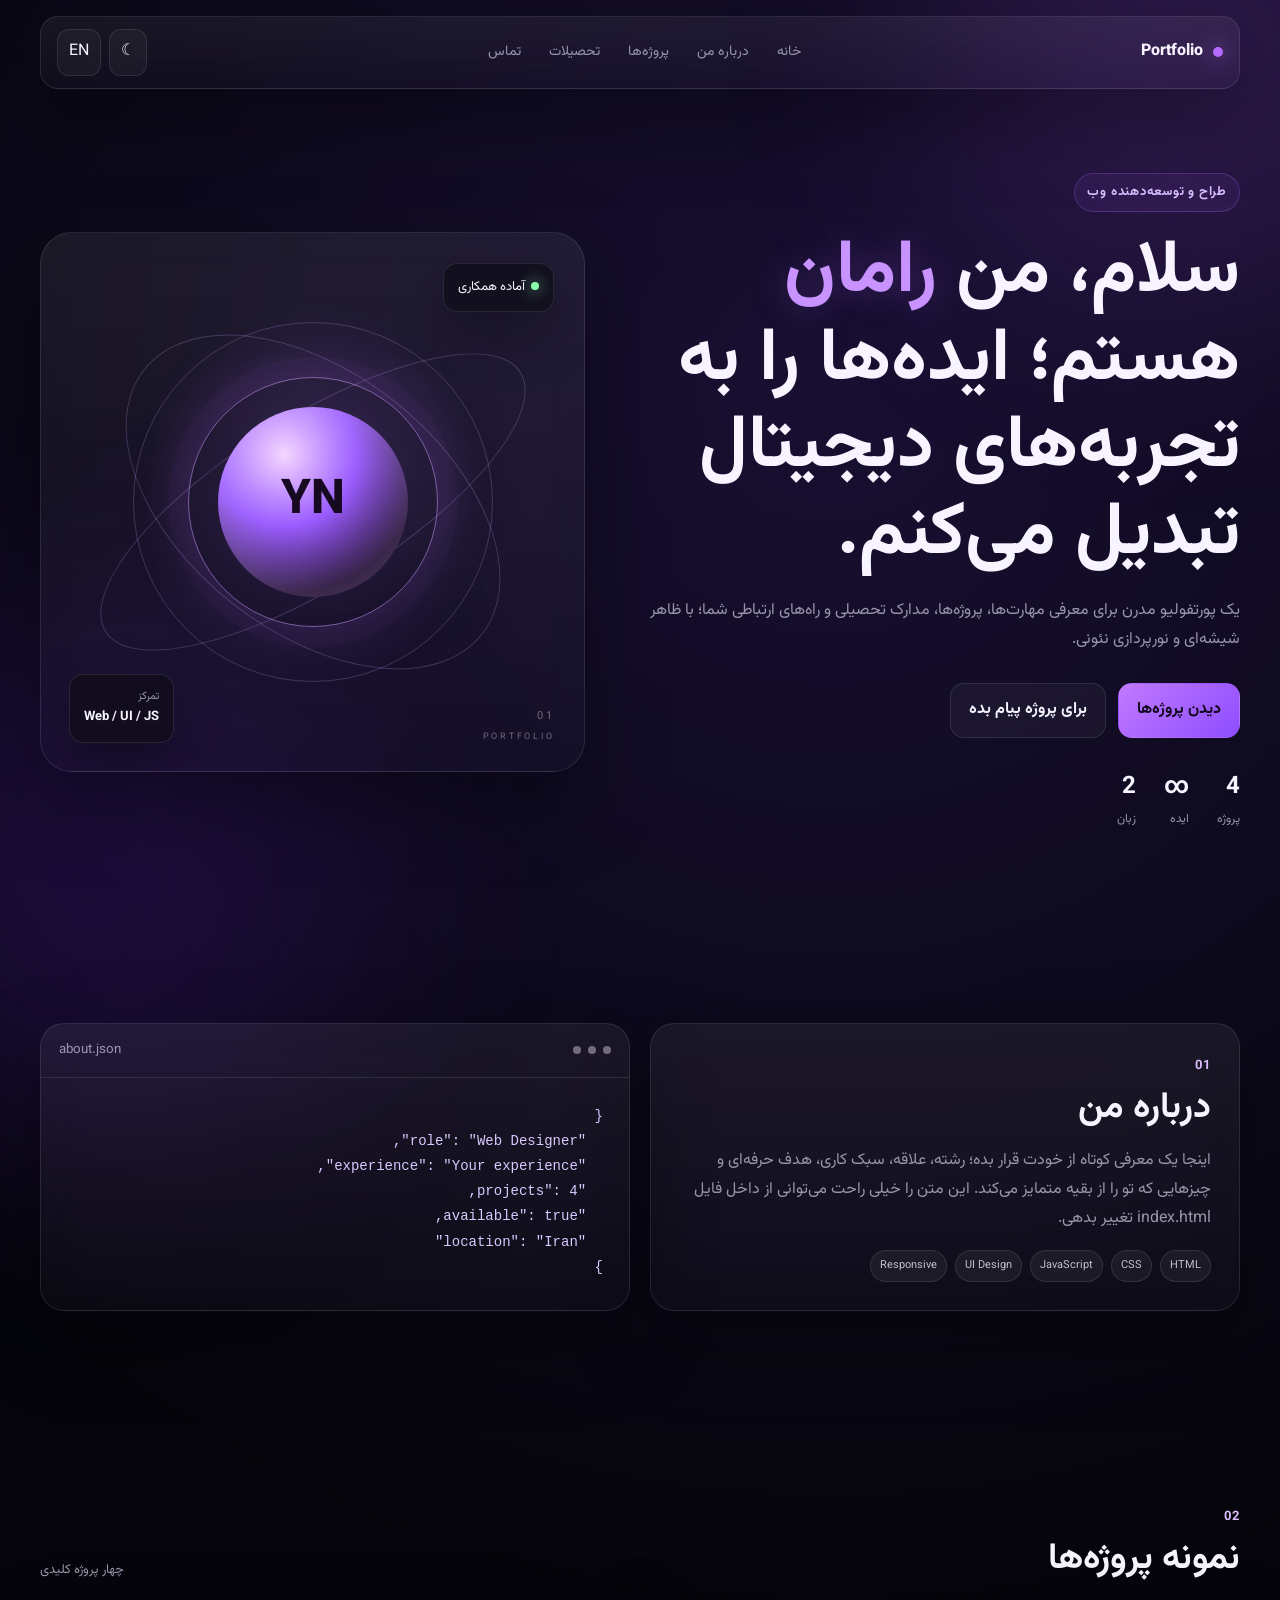
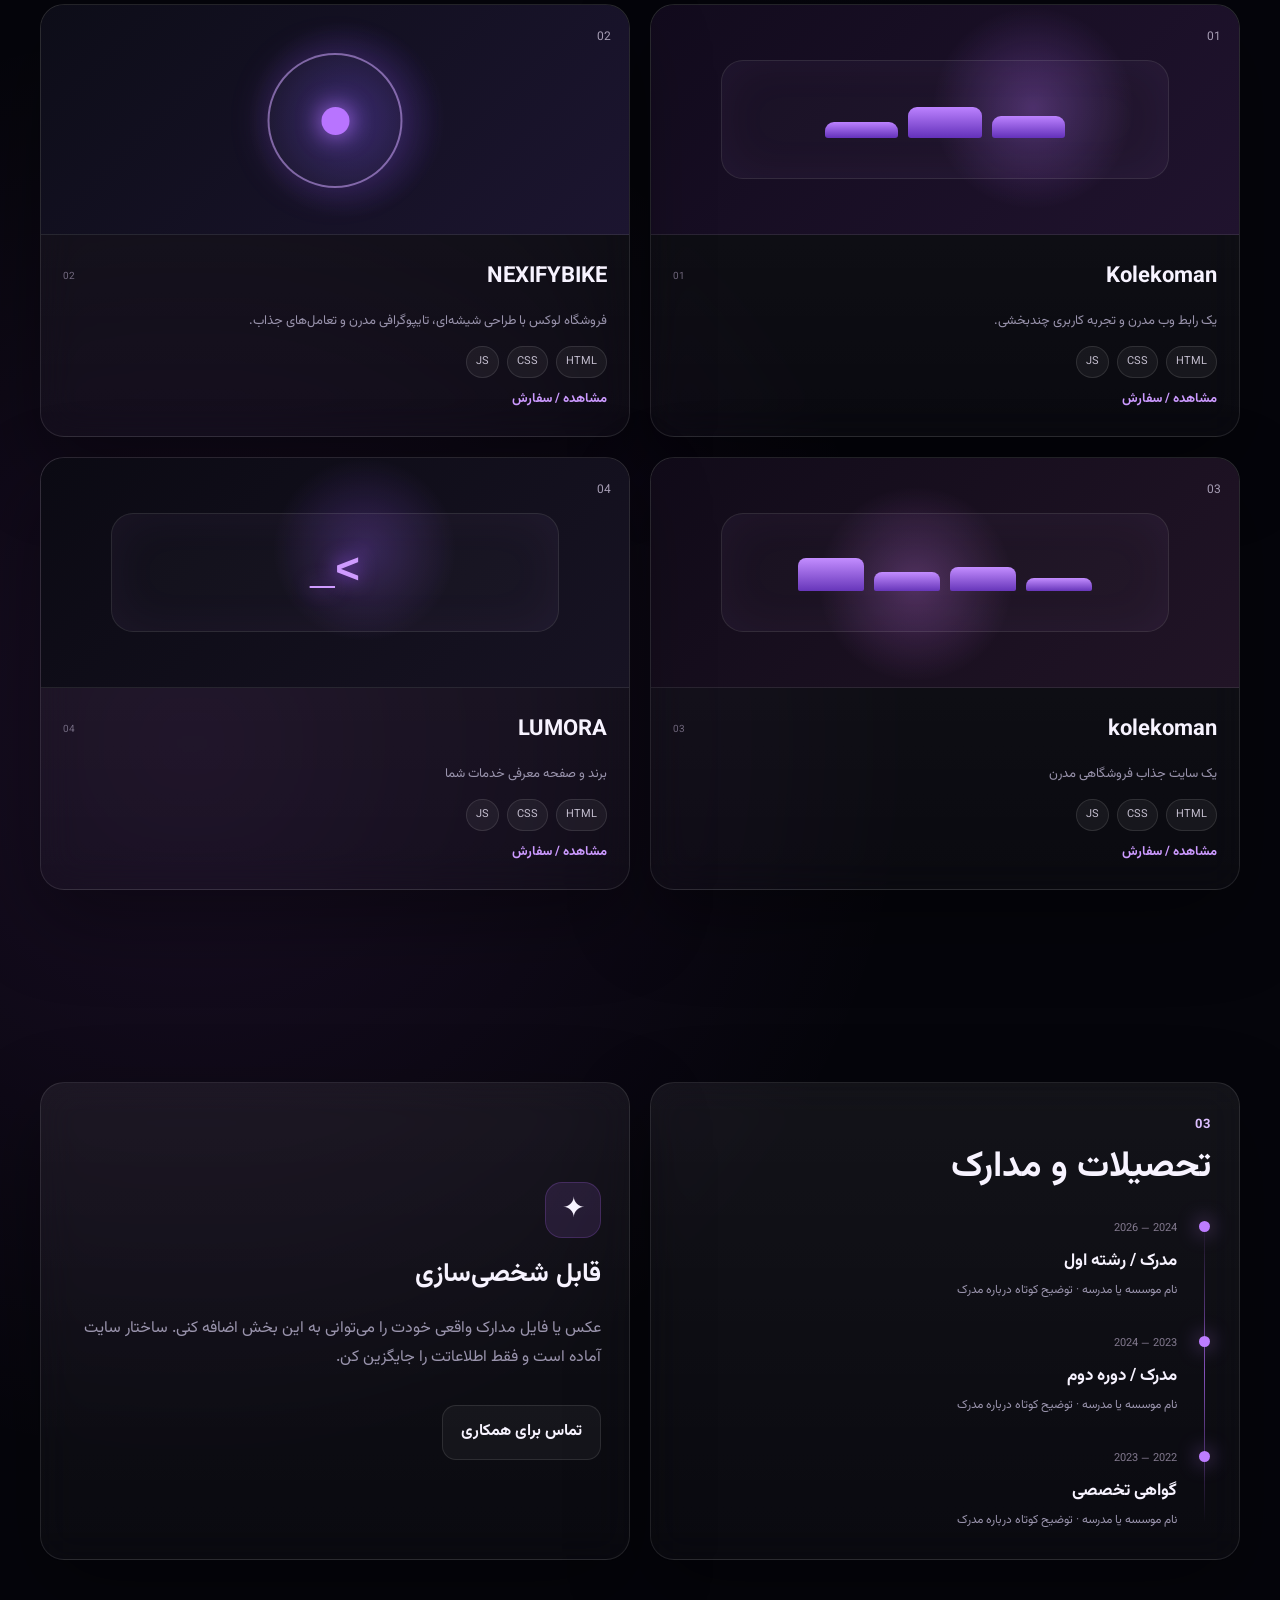
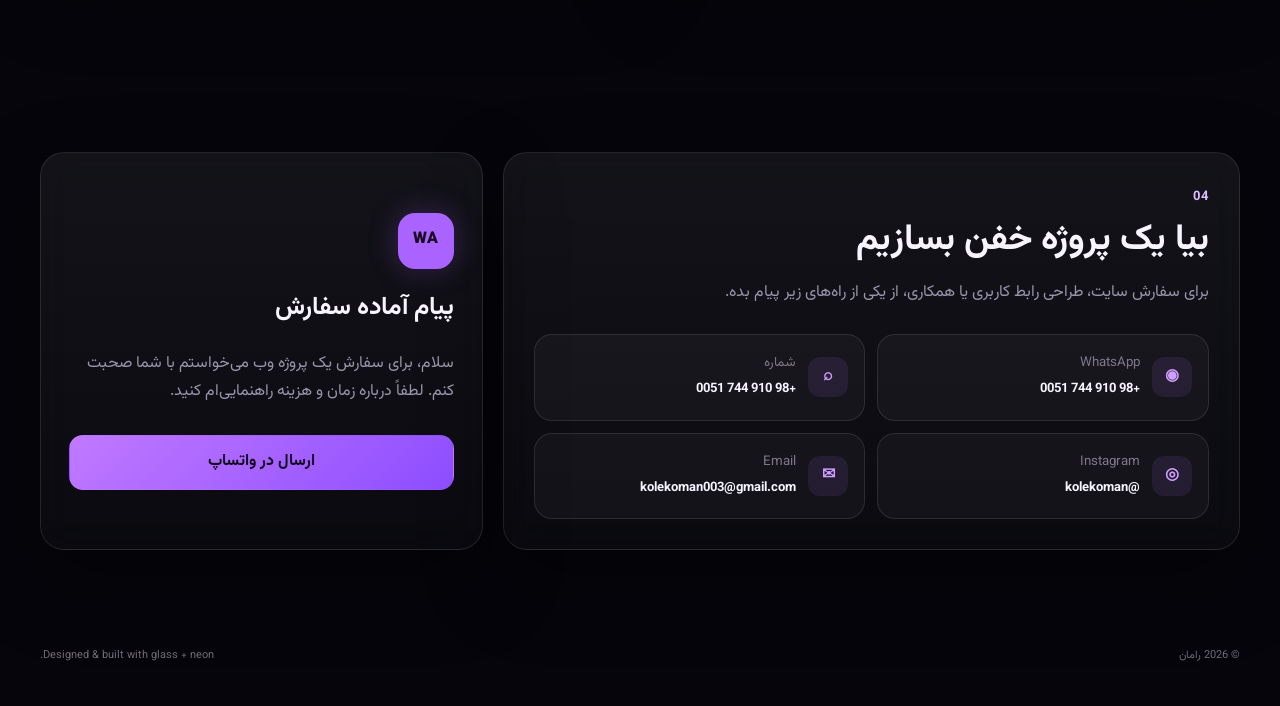
<file: index.html>
<!doctype html>
<html lang="fa" dir="rtl">
<head>
  <meta charset="utf-8" />
  <meta name="viewport" content="width=device-width, initial-scale=1" />
  <meta name="description" content="Personal portfolio — projects, education, certificates and contact information." />
  <title>Portfolio • Your Name</title>
  <link rel="preconnect" href="https://fonts.googleapis.com">
  <link rel="preconnect" href="https://fonts.gstatic.com" crossorigin>
  <link href="https://fonts.googleapis.com/css2?family=Inter:wght@400;500;600;700;800&family=Vazirmatn:wght@400;500;600;700;800&display=swap" rel="stylesheet">
  <link rel="stylesheet" href="style.css" />
</head>
<body>
  <div class="bg-grid"></div>
  <div class="glow glow-1"></div>
  <div class="glow glow-2"></div>

  <header class="navbar glass">
    <a class="brand" href="#home" aria-label="Home"><span class="brand-dot"></span><span data-i18n="brand">Portfolio</span></a>
    <nav>
      <a href="#home" data-i18n="navHome">خانه</a>
      <a href="#about" data-i18n="navAbout">درباره من</a>
      <a href="#projects" data-i18n="navProjects">پروژه‌ها</a>
      <a href="#education" data-i18n="navEducation">تحصیلات</a>
      <a href="#contact" data-i18n="navContact">تماس</a>
    </nav>
    <div class="nav-actions">
      <button class="icon-btn" id="themeBtn" aria-label="Toggle theme">☾</button>
      <button class="lang-btn" id="langBtn">EN</button>
    </div>
  </header>

  <main id="home">
    <section class="hero section-shell">
      <div class="hero-copy">
        <span class="eyebrow" data-i18n="eyebrow">طراح و توسعه‌دهنده وب</span>
        <h1><span data-i18n="hello">سلام، من</span> <span class="accent" data-name>نام شما</span><br><span data-i18n="heroTitle">هستم؛ ایده‌ها را به تجربه‌های دیجیتال تبدیل می‌کنم.</span></h1>
        <p data-i18n="heroText">یک پورتفولیو مدرن برای معرفی مهارت‌ها، پروژه‌ها، مدارک تحصیلی و راه‌های ارتباطی شما؛ با ظاهر شیشه‌ای و نورپردازی نئونی.</p>
        <div class="hero-actions">
          <a class="btn primary" href="#projects" data-i18n="viewProjects">دیدن پروژه‌ها</a>
          <a class="btn secondary" id="whatsHero" href="#contact" data-i18n="hireMe">برای پروژه پیام بده</a>
        </div>
        <div class="mini-stats">
          <div><strong>4</strong><span data-i18n="statProjects">پروژه</span></div>
          <div><strong>∞</strong><span data-i18n="statIdeas">ایده</span></div>
          <div><strong>2</strong><span data-i18n="statLanguages">زبان</span></div>
        </div>
      </div>
      <div class="hero-visual glass-card">
        <div class="orbit orbit-a"></div><div class="orbit orbit-b"></div><div class="orbit orbit-c"></div>
        <div class="avatar-ring"><div class="avatar-placeholder">YN</div></div>
        <div class="floating-card card-top"><span class="pulse"></span><span data-i18n="available">آماده همکاری</span></div>
        <div class="floating-card card-bottom"><small data-i18n="focus">تمرکز</small><strong>Web / UI / JS</strong></div>
        <div class="hero-grid-text">01<br><span>PORTFOLIO</span></div>
      </div>
    </section>

    <section id="about" class="section-shell two-col">
      <div class="glass-card section-card">
        <div class="section-head"><div><span class="kicker">01</span><h2 data-i18n="aboutTitle">درباره من</h2></div></div>
        <p data-i18n="aboutText">اینجا یک معرفی کوتاه از خودت قرار بده؛ رشته، علاقه، سبک کاری، هدف حرفه‌ای و چیزهایی که تو را از بقیه متمایز می‌کند. این متن را خیلی راحت می‌توانی از داخل فایل index.html تغییر بدهی.</p>
        <div class="chips"><span>HTML</span><span>CSS</span><span>JavaScript</span><span>UI Design</span><span>Responsive</span></div>
      </div>
      <div class="glass-card section-card terminal-card">
        <div class="terminal-head"><span></span><span></span><span></span><small>about.json</small></div>
        <pre><code>{
  "role": "Web Designer",
  "experience": "Your experience",
  "projects": 4,
  "available": true,
  "location": "Iran"
}</code></pre>
      </div>
    </section>

    <section id="projects" class="section-shell">
      <div class="section-heading"><div><span class="kicker">02</span><h2 data-i18n="projectsTitle">نمونه پروژه‌ها</h2></div><span class="section-note" data-i18n="projectsNote">چهار پروژه کلیدی</span></div>
      <div class="project-grid">
        <article class="project-card glass-card"><div class="project-media media-1"><span>01</span><div class="media-ui ui-bars"><i></i><i></i><i></i></div></div><div class="project-body"><div class="project-title"><h3 data-project="1">Kolekoman</h3><span>01</span></div><p data-i18n="project1">یک فروشگاه خوب با رابط کاربری عالی</p><div class="tags"><span>HTML</span><span>CSS</span><span>JS</span></div><a class="text-link" href="shop 1/index.html" data-i18n="projectLink">مشاهده / سفارش</a></div></article>
        <article class="project-card glass-card"><div class="project-media media-2"><span>02</span><div class="media-ui ui-ring"></div></div><div class="project-body"><div class="project-title"><h3>NEXIFYBIKE</h3><span>02</span></div><p data-i18n="project2">فروشگاه لوکس ، تایپوگرافی مدرن و تعامل‌های جذاب.</p><div class="tags"><span>HTML</span><span>CSS</span><span>JS</span></div><a class="text-link" href="shop 2/index.html" data-i18n="projectLink">مشاهده / سفارش</a></div></article>
        <article class="project-card glass-card"><div class="project-media media-3"><span>03</span><div class="media-ui ui-chart"><b></b><b></b><b></b><b></b></div></div><div class="project-body"><div class="project-title"><h3 data-project="3">kolekoman</h3><span>03</span></div><p data-i18n="project3">فروشگاه لوکس و مدرن</p><div class="tags"><span>HTML</span><span>CSS</span><span>JS</span></div><a class="text-link" href="shop 3/index.html" data-i18n="projectLink">مشاهده / سفارش</a></div></article>
        <article class="project-card glass-card"><div class="project-media media-4"><span>04</span><div class="media-ui ui-terminal">&gt;_</div></div><div class="project-body"><div class="project-title"><h3 data-project="4">LUMORA</h3><span>04</span></div><p data-i18n="project4">برند و صفحه معرفی خدمات طراحی سایت با فضای تکنولوژی و استایل نئونی.</p><div class="tags"><span>HTML</span><span>CSS</span><span>JS</span></div><a class="text-link" href="shop 4/index.html" data-i18n="projectLink">مشاهده / سفارش</a></div></article>
      </div>
    </section>

    <section id="education" class="section-shell two-col">
      <div class="glass-card section-card">
        <div class="section-heading compact"><div><span class="kicker">03</span><h2 data-i18n="educationTitle">تحصیلات و مدارک</h2></div></div>
        <div class="timeline">
          <div class="timeline-item"><span class="dot"></span><div><small>2024 — 2026</small><h3 data-edu="1">مدرک / رشته اول</h3><p data-i18n="eduText">نام موسسه یا مدرسه · توضیح کوتاه درباره مدرک</p></div></div>
          <div class="timeline-item"><span class="dot"></span><div><small>2023 — 2024</small><h3 data-edu="2">مدرک / دوره دوم</h3><p data-i18n="eduText">نام موسسه یا مدرسه · توضیح کوتاه درباره مدرک</p></div></div>
          <div class="timeline-item"><span class="dot"></span><div><small>2022 — 2023</small><h3 data-edu="3">گواهی تخصصی</h3><p data-i18n="eduText">نام پلتفرم یا موسسه · موضوع دوره</p></div></div>
        </div>
      </div>
      <div class="glass-card section-card certificate-panel">
        <div class="cert-icon">✦</div><h3 data-i18n="certTitle">قابل شخصی‌سازی</h3><p data-i18n="certText">عکس یا فایل مدارک واقعی خودت را می‌توانی به این بخش اضافه کنی. ساختار سایت آماده است و فقط اطلاعاتت را جایگزین کن.</p><a href="#contact" class="btn secondary" data-i18n="contactForDocs">تماس برای همکاری</a>
      </div>
    </section>

    <section id="contact" class="section-shell contact-section">
      <div class="contact-main glass-card">
        <div><span class="kicker">04</span><h2 data-i18n="contactTitle">بیا یک پروژه خفن بسازیم</h2><p data-i18n="contactText">برای سفارش سایت، طراحی رابط کاربری یا همکاری، از یکی از راه‌های زیر پیام بده.</p></div>
        <div class="contact-grid">
          <a class="contact-item" id="waLink" href="#" target="_blank"><span>◉</span><div><small>WhatsApp</small><strong data-phone>+98 9107440051</strong></div></a>
          <a class="contact-item" id="telLink" href="tel:+989107440051"><span>⌕</span><div><small data-i18n="phone">شماره</small><strong data-phone>+98 9107440051</strong></div></a>
          <a class="contact-item" id="igLink" href="https://instagram.com/kolekoman" target="_blank"><span>◎</span><div><small>Instagram</small><strong>@kolekoman</strong></div></a>
          <a class="contact-item" id="mailLink" href=kolekoman003@gmail.com"><span>✉</span><div><small>Email</small><strong>kolekoman003@gmail.com</strong></div></a>
        </div>
      </div>
      <div class="glass-card whatsapp-box"><div class="wa-bubble">WA</div><h3 data-i18n="waTitle">پیام آماده سفارش</h3><p id="waPreview" data-i18n="waMessage">سلام، برای سفارش یک پروژه وب می‌خواستم با شما صحبت کنم.</p><button class="btn primary full" id="waBtn" data-i18n="waButton">ارسال در واتساپ</button></div>
    </section>
  </main>

  <footer><span>© <span id="year"></span> <span data-name>نام شما</span></span><span data-i18n="footer">Designed & built with glass + neon.</span></footer>

  <script src="script.js"></script>
</body>
</html>
</file>
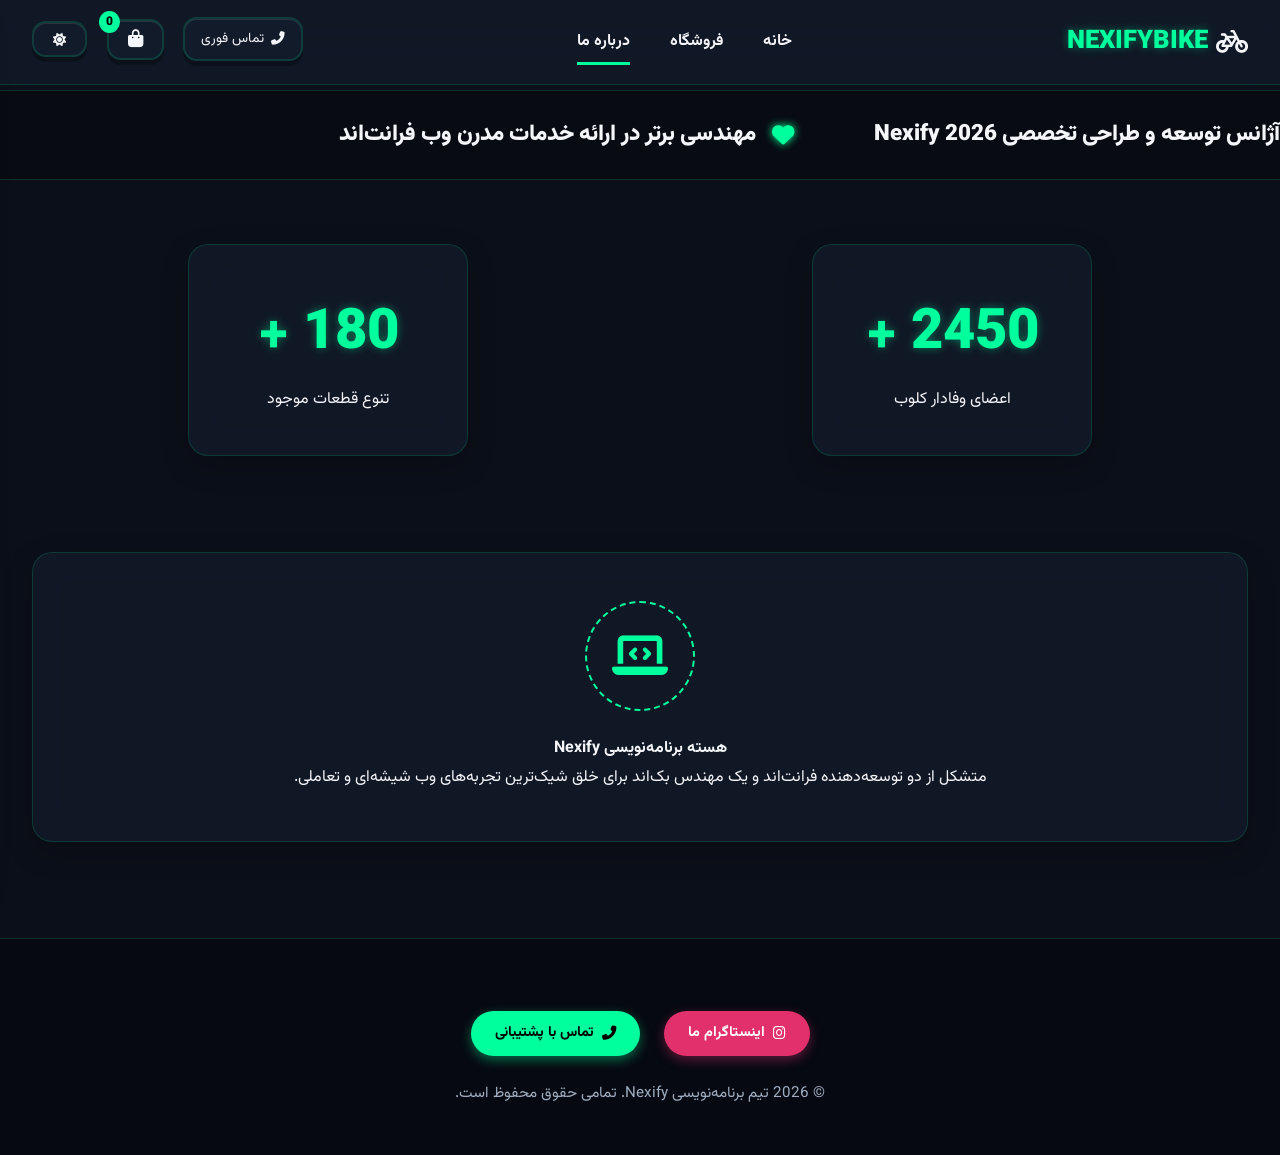
<file: shop 2/about.html>
<!DOCTYPE html>
<html lang="fa" dir="rtl">
<head>
    <meta charset="UTF-8">
    <meta name="viewport" content="width=device-width, initial-scale=1.0">
    <title>درباره ما | Nexify Bike</title>
    <link rel="stylesheet" href="style.css">
    <link rel="stylesheet" href="https://cdnjs.cloudflare.com/ajax/libs/font-awesome/6.4.0/css/all.min.css">
</head>
<body>

    <header class="main-header">
        <div class="header-container">
            <div class="logo"><i class="fas fa-bicycle"></i><span>NEXIFY<span>BIKE</span></span></div>
            <nav class="navbar">
                <a href="index.html" class="nav-link">خانه</a>
                <a href="shop.html" class="nav-link">فروشگاه</a>
                <a href="about.html" class="nav-link active">درباره ما</a>
            </nav>
            <div class="header-actions">
                <a href="tel:09123456789" class="btn-3d" style="font-size: 0.85rem; gap: 0.4rem; padding: 0.5rem 1rem;">
                    <i class="fas fa-phone-alt"></i> <span>تماس فوری</span>
                </a>
                <button class="btn-3d cart-icon" id="cartTrigger">
                    <i class="fas fa-shopping-bag"></i><span class="cart-badge" id="cartBadge">0</span>
                </button>
                <button id="themeToggle" class="btn-3d"><i class="fas fa-sun"></i></button>
                <div class="hamburger" id="hamburgerMenu"><span></span><span></span><span></span></div>
            </div>
        </div>
    </header>

    <main class="main-content">
        <div class="ticker-wrap reveal-up delay-1">
            <div class="ticker-track">
                <div class="ticker-item">آژانس توسعه و طراحی تخصصی Nexify 2026</div>
                <div class="ticker-item"><i class="fas fa-heart"></i> مهندسی برتر در ارائه خدمات مدرن وب فرانت‌اند</div>
            </div>
        </div>

        <section class="stats-row">
            <div class="stat-card glass-card reveal-left delay-2">
                <h2 class="counter-num" data-target="2450">0</h2>
                <p>اعضای وفادار کلوب</p>
            </div>
            <div class="stat-card glass-card reveal-right delay-2">
                <h2 class="counter-num" data-target="180">0</h2>
                <p>تنوع قطعات موجود</p>
            </div>
        </section>

        <section class="team-wrap" style="margin-top: 2rem;">
            <div class="team-member glass-card reveal-up delay-3">
                <div class="avatar-box"><i class="fas fa-laptop-code"></i></div>
                <h4>هسته برنامه‌نویسی Nexify</h4>
                <p>متشکل از دو توسعه‌دهنده فرانت‌اند و یک مهندس بک‌اند برای خلق شیک‌ترین تجربه‌های وب شیشه‌ای و تعاملی.</p>
            </div>
        </section>
    </main>

    <div class="cart-modal glass-card" id="cartModal">
        <div class="cart-header">
            <h3><i class="fas fa-shopping-basket"></i> سبد خرید شما</h3>
            <i class="fas fa-times close-cart" id="closeCart"></i>
        </div>
        <div class="cart-items-list" id="cartItemsList"></div>
        <div style="display:flex; justify-content:space-between; font-weight:900; margin-bottom:1.5rem;">
            <span>جمع کل:</span>
            <span id="totalPrice" class="neon-text">0 تومان</span>
        </div>
        <form class="checkout-form" id="checkoutForm">
            <h4><i class="fas fa-user-check"></i> اطلاعات گیرنده</h4>
            <div class="form-group">
                <label>نام و نام خانوادگی</label>
                <input type="text" id="fullName" required>
            </div>
            <div class="form-group">
                <label>شماره تماس</label>
                <input type="tel" id="userPhone" required>
            </div>
            <button type="submit" class="btn-neon" style="width:100%; justify-content:center;">ثبت</button>
        </form>
    </div>

    <footer class="main-footer">
        <div class="footer-contact-box">
            <a href="https://instagram.com/nexify" target="_blank" class="btn-contact insta"><i class="fab fa-instagram"></i> اینستاگرام ما</a>
            <a href="tel:09123456789" class="btn-contact"><i class="fas fa-phone-alt"></i> تماس با پشتیبانی</a>
        </div>
        <p>© 2026 تیم برنامه‌نویسی Nexify. تمامی حقوق محفوظ است.</p>
    </footer>

    <script src="script.js"></script>
</body>
</html>
</file>
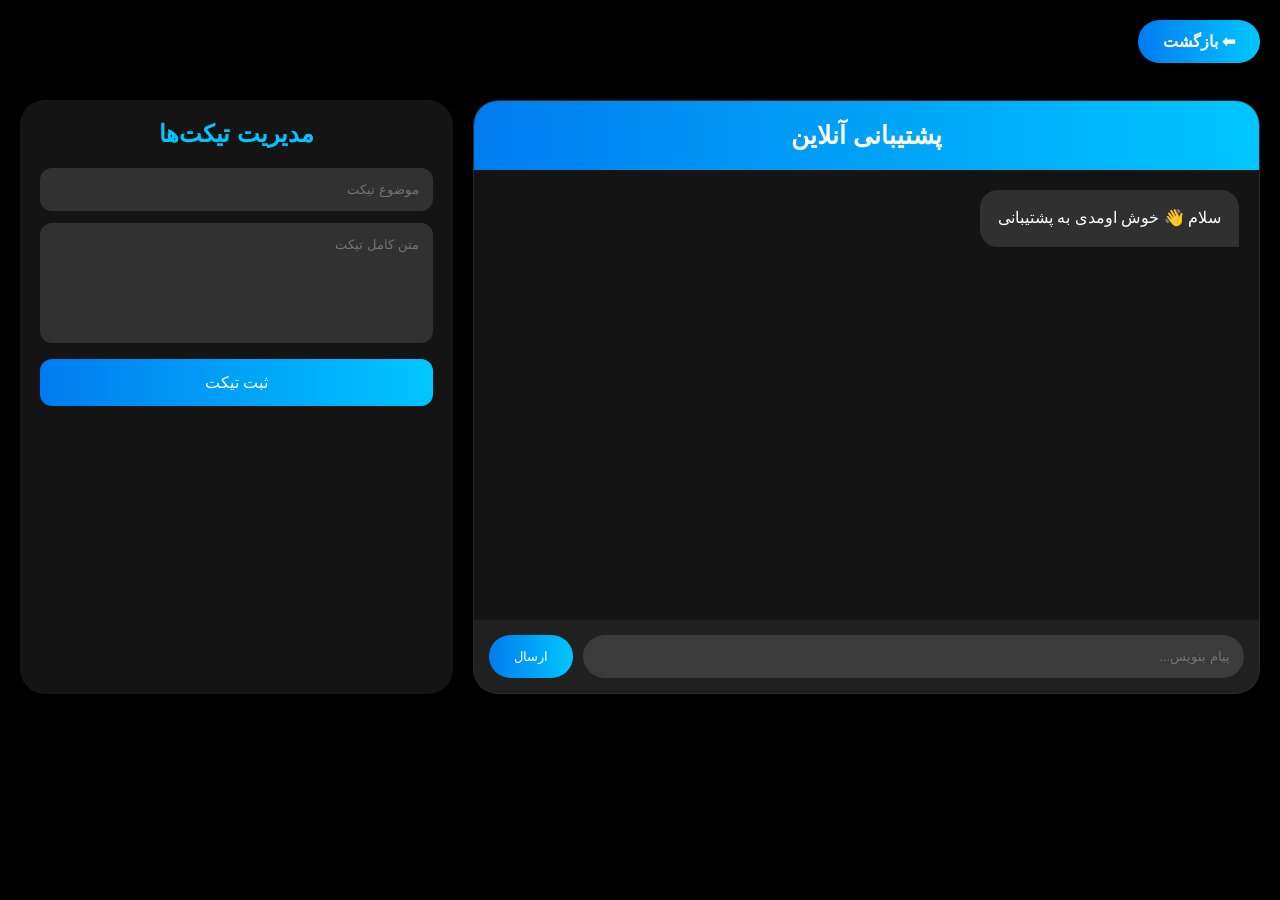
<file: shop 3/sport.html>
<!DOCTYPE html>
<html lang="fa" dir="rtl">

<head>
    <meta charset="UTF-8">
    <meta name="viewport" content="width=device-width, initial-scale=1.0">
    <title>پشتیبانی حرفه‌ای</title>

    <style>
        * {
            margin: 0;
            padding: 0;
            box-sizing: border-box;
            font-family: Tahoma, sans-serif;
        }

        body {
            background:
                linear-gradient(rgb(0, 0, 0),
                    rgb(0, 0, 0)),
                url('') center/cover;

            min-height: 100vh;
            padding: 20px;
            overflow-x: hidden;
            color: white;
        }

        /* =======================
           انیمیشن‌ها
        ======================= */

        @keyframes fadeUp {
            from {
                opacity: 0;
                transform: translateY(40px);
            }

            to {
                opacity: 1;
                transform: translateY(0);
            }
        }

        @keyframes glow {
            0% {
                box-shadow: 0 0 10px #00bfff;
            }

            50% {
                box-shadow: 0 0 25px #00bfff;
            }

            100% {
                box-shadow: 0 0 10px #00bfff;
            }
        }

        /* =======================
           دکمه برگشت
        ======================= */

        .back-btn {
            position: fixed;
            top: 20px;
            right: 20px;
            text-decoration: none;
            background: linear-gradient(90deg, #007cf0, #00c6ff);
            color: white;
            padding: 12px 25px;
            border-radius: 40px;
            font-weight: bold;
            transition: 0.4s;
            z-index: 999;
        }

        .back-btn:hover {
            transform: scale(1.08);
            box-shadow: 0 0 20px #00c6ff;
        }

        /* =======================
           کانتینر اصلی
        ======================= */

        .support-container {
            display: flex;
            gap: 20px;
            max-width: 1400px;
            margin: 80px auto 0;
            flex-wrap: wrap;
            animation: fadeUp 1s ease;
        }

        /* =======================
           چت
        ======================= */

        .chat-box {
            flex: 2;
            min-width: 350px;
            background: rgba(255, 255, 255, 0.08);
            backdrop-filter: blur(15px);
            border-radius: 25px;
            overflow: hidden;
            border: 1px solid rgba(255, 255, 255, 0.1);
        }

        .chat-header {
            background: linear-gradient(90deg, #007cf0, #00c6ff);
            padding: 20px;
            text-align: center;
            font-size: 25px;
            font-weight: bold;
        }

        .chat-messages {
            height: 450px;
            overflow-y: auto;
            padding: 20px;
            display: flex;
            flex-direction: column;
            gap: 12px;
        }

        .message {
            padding: 14px 18px;
            border-radius: 18px;
            max-width: 75%;
            line-height: 1.8;
            animation: fadeUp 0.5s ease;
        }

        .support {
            background: rgba(255, 255, 255, 0.12);
            align-self: flex-start;
            border-bottom-right-radius: 0;
        }

        .user {
            background: linear-gradient(90deg, #007cf0, #00c6ff);
            align-self: flex-end;
            border-bottom-left-radius: 0;
        }

        .chat-input {
            display: flex;
            padding: 15px;
            gap: 10px;
            background: rgba(255, 255, 255, 0.05);
        }

        .chat-input input {
            flex: 1;
            padding: 14px;
            border: none;
            border-radius: 40px;
            background: rgba(255, 255, 255, 0.12);
            color: white;
            outline: none;
        }

        .chat-input button {
            padding: 14px 25px;
            border: none;
            border-radius: 40px;
            background: linear-gradient(90deg, #007cf0, #00c6ff);
            color: white;
            cursor: pointer;
            transition: 0.4s;
        }

        .chat-input button:hover {
            transform: scale(1.08);
            animation: glow 1s infinite;
        }

        /* =======================
           تیکت‌ها
        ======================= */

        .ticket-panel {
            flex: 1;
            min-width: 320px;
            background: rgba(255, 255, 255, 0.08);
            backdrop-filter: blur(15px);
            border-radius: 25px;
            padding: 20px;
        }

        .ticket-panel h2 {
            text-align: center;
            margin-bottom: 20px;
            color: #00c6ff;
        }

        .ticket-form input,
        .ticket-form textarea {
            width: 100%;
            padding: 14px;
            margin-bottom: 12px;
            border: none;
            border-radius: 12px;
            background: rgba(255, 255, 255, 0.12);
            color: white;
            outline: none;
        }

        .ticket-form textarea {
            resize: none;
            height: 120px;
        }

        .ticket-form button {
            width: 100%;
            padding: 14px;
            border: none;
            border-radius: 12px;
            background: linear-gradient(90deg, #007cf0, #00c6ff);
            color: white;
            cursor: pointer;
            font-size: 16px;
            transition: 0.4s;
        }

        .ticket-form button:hover {
            transform: translateY(-3px);
            animation: glow 1s infinite;
        }

        /* =======================
           لیست تیکت‌ها
        ======================= */

        .ticket-list {
            margin-top: 25px;
            max-height: 350px;
            overflow-y: auto;
        }

        .ticket-item {
            background: rgba(255, 255, 255, 0.1);
            padding: 15px;
            border-radius: 15px;
            margin-bottom: 15px;
            transition: 0.4s;
            cursor: pointer;
        }

        .ticket-item:hover {
            transform: scale(1.03);
            background: rgba(0, 198, 255, 0.2);
        }

        .ticket-title {
            font-weight: bold;
            margin-bottom: 10px;
            color: #00c6ff;
        }

        .ticket-status {
            font-size: 14px;
            margin-bottom: 10px;
        }

        .ticket-actions {
            display: flex;
            gap: 10px;
        }

        .ticket-actions button {
            flex: 1;
            padding: 8px;
            border: none;
            border-radius: 10px;
            cursor: pointer;
            color: white;
            transition: 0.3s;
        }

        .open-btn {
            background: #007cf0;
        }

        .close-btn {
            background: #ff4d6d;
        }

        .ticket-actions button:hover {
            transform: scale(1.05);
        }

        /* =======================
           مودال تیکت
        ======================= */

        .ticket-modal {
            position: fixed;
            inset: 0;
            background: rgba(0, 0, 0, 0.8);
            display: none;
            justify-content: center;
            align-items: center;
            z-index: 9999;
        }

        .ticket-modal-content {
            width: 90%;
            max-width: 500px;
            background: #111;
            border-radius: 25px;
            padding: 25px;
            animation: fadeUp 0.5s ease;
        }

        .ticket-modal-content h3 {
            color: #00c6ff;
            margin-bottom: 15px;
        }

        .ticket-modal-content p {
            line-height: 2;
            margin-bottom: 20px;
        }

        .close-modal {
            width: 100%;
            padding: 12px;
            border: none;
            border-radius: 12px;
            background: #ff4d6d;
            color: white;
            cursor: pointer;
        }

        /* =======================
           موبایل
        ======================= */

        @media(max-width:900px) {
            .support-container {
                flex-direction: column;
            }

            .chat-messages {
                height: 300px;
            }
        }
    </style>
</head>

<body>

    <a href="index.html" class="back-btn">
        ⬅ بازگشت
    </a>

    <div class="support-container">

        <!-- چت -->
        <div class="chat-box">

            <div class="chat-header">
                پشتیبانی آنلاین
            </div>

            <div class="chat-messages" id="chat">

                <div class="message support">
                    سلام 👋
                    خوش اومدی به پشتیبانی
                </div>

            </div>

            <div class="chat-input">
                <input type="text" id="msgInput" placeholder="پیام بنویس...">
                <button onclick="sendMessage()">
                    ارسال
                </button>
            </div>

        </div>

        <!-- پنل تیکت -->
        <div class="ticket-panel">

            <h2>مدیریت تیکت‌ها</h2>

            <div class="ticket-form">

                <input type="text" id="ticketTitle" placeholder="موضوع تیکت">

                <textarea id="ticketText"
                    placeholder="متن کامل تیکت"></textarea>

                <button onclick="createTicket()">
                    ثبت تیکت
                </button>

            </div>

            <div class="ticket-list" id="ticketList"></div>

        </div>

    </div>

    <!-- مودال -->
    <div class="ticket-modal" id="ticketModal">

        <div class="ticket-modal-content">

            <h3 id="modalTitle"></h3>

            <p id="modalText"></p>

            <button class="close-modal"
                onclick="closeModal()">

                بستن

            </button>

        </div>

    </div>

    <script>

        /* ====================
           چت
        ==================== */

        function sendMessage() {

            let input = document.getElementById("msgInput");
            let chat = document.getElementById("chat");

            if (input.value.trim() === "") return;

            let userMsg = document.createElement("div");

            userMsg.className = "message user";

            userMsg.innerText = input.value;

            chat.appendChild(userMsg);

            chat.scrollTop = chat.scrollHeight;

            setTimeout(() => {

                let supportMsg = document.createElement("div");

                supportMsg.className = "message support";

                supportMsg.innerText =
                    "پیام شما دریافت شد ✅";

                chat.appendChild(supportMsg);

                chat.scrollTop = chat.scrollHeight;

            }, 1000);

            input.value = "";

        }

        /* ====================
           تیکت‌ها
        ==================== */

        let tickets = [];

        function createTicket() {

            let title =
                document.getElementById("ticketTitle").value;

            let text =
                document.getElementById("ticketText").value;

            if (title === "" || text === "") return;

            let ticket = {
                id: Date.now(),
                title,
                text,
                status: "باز"
            };

            tickets.push(ticket);

            renderTickets();

            document.getElementById("ticketTitle").value = "";
            document.getElementById("ticketText").value = "";

        }

        function renderTickets() {

            let list =
                document.getElementById("ticketList");

            list.innerHTML = "";

            tickets.forEach(ticket => {

                let item = document.createElement("div");

                item.className = "ticket-item";

                item.innerHTML = `
                
                    <div class="ticket-title">
                        ${ticket.title}
                    </div>

                    <div class="ticket-status">
                        وضعیت: ${ticket.status}
                    </div>

                    <div class="ticket-actions">

                        <button class="open-btn"
                            onclick="openTicket(${ticket.id})">

                            باز کردن

                        </button>

                        <button class="close-btn"
                            onclick="closeTicket(${ticket.id})">

                            بستن

                        </button>

                    </div>
                `;

                list.appendChild(item);

            });

        }

        function openTicket(id) {

            let ticket =
                tickets.find(t => t.id === id);

            document.getElementById("modalTitle")
                .innerText = ticket.title;

            document.getElementById("modalText")
                .innerText = ticket.text;

            document.getElementById("ticketModal")
                .style.display = "flex";

        }

        function closeModal() {

            document.getElementById("ticketModal")
                .style.display = "none";

        }

        function closeTicket(id) {

            tickets = tickets.map(ticket => {

                if (ticket.id === id) {

                    ticket.status = "بسته شد ❌";

                }

                return ticket;

            });

            renderTickets();

        }

    </script>

</body>

</html>
</file>
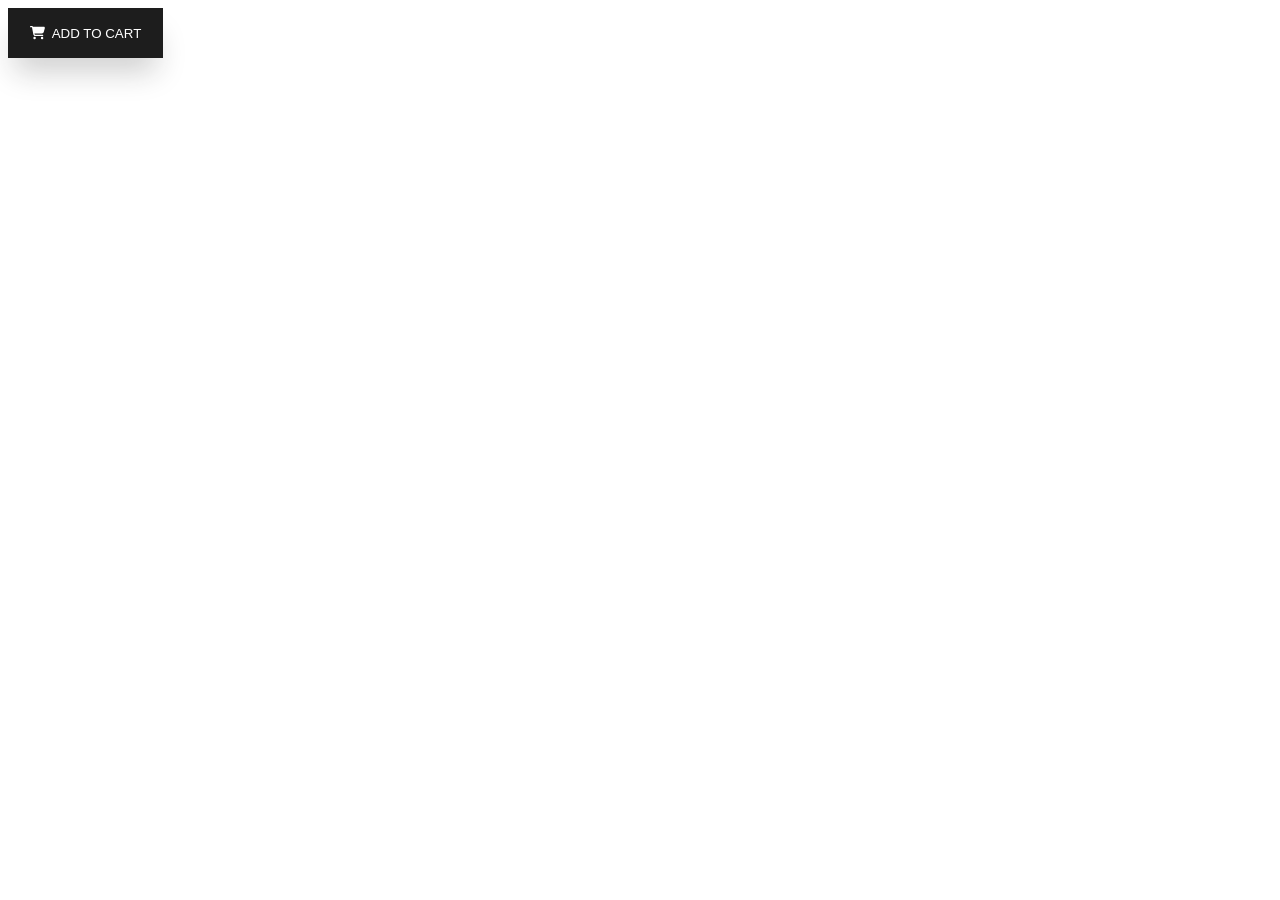
<file: shop 3/TEST.HTML>
<!DOCTYPE html>
<html lang="en">
<head>
    <meta charset="UTF-8">
    <meta name="viewport" content="width=device-width, initial-scale=1.0">
    <title>Document</title>
</head>
<body>
    <style>
        /* From Uiverse.io by vinodjangid07 */ 
.cartBtn {
  width: 155px;
  height: 50px;
  border: none;
  border-radius: 0px;
  display: flex;
  align-items: center;
  justify-content: center;
  gap: 7px;
  color: white;
  font-weight: 500;
  position: relative;
  background-color: rgb(29, 29, 29);
  box-shadow: 0 20px 30px -7px rgba(27, 27, 27, 0.219);
  transition: all 0.3s ease-in-out;
  cursor: pointer;
  overflow: hidden;
}

.cart {
  z-index: 2;
}

.cartBtn:active {
  transform: scale(0.96);
}

.product {
  position: absolute;
  width: 12px;
  border-radius: 3px;
  content: "";
  left: 23px;
  bottom: 23px;
  opacity: 0;
  z-index: 1;
  fill: rgb(211, 211, 211);
}

.cartBtn:hover .product {
  animation: slide-in-top 1.2s cubic-bezier(0.250, 0.460, 0.450, 0.940) both;
}

@keyframes slide-in-top {
  0% {
    transform: translateY(-30px);
    opacity: 1;
  }

  100% {
    transform: translateY(0) rotate(-90deg);
    opacity: 1;
  }
}

.cartBtn:hover .cart {
  animation: slide-in-left 1s cubic-bezier(0.250, 0.460, 0.450, 0.940) both;
}

@keyframes slide-in-left {
  0% {
    transform: translateX(-10px);
    opacity: 0;
  }

  100% {
    transform: translateX(0);
    opacity: 1;
  }
}
    </style>
    <!-- From Uiverse.io by vinodjangid07 --> 
<button class="cartBtn">
  <svg class="cart" fill="white" viewBox="0 0 576 512" height="1em" xmlns="http://www.w3.org/2000/svg"><path d="M0 24C0 10.7 10.7 0 24 0H69.5c22 0 41.5 12.8 50.6 32h411c26.3 0 45.5 25 38.6 50.4l-41 152.3c-8.5 31.4-37 53.3-69.5 53.3H170.7l5.4 28.5c2.2 11.3 12.1 19.5 23.6 19.5H488c13.3 0 24 10.7 24 24s-10.7 24-24 24H199.7c-34.6 0-64.3-24.6-70.7-58.5L77.4 54.5c-.7-3.8-4-6.5-7.9-6.5H24C10.7 48 0 37.3 0 24zM128 464a48 48 0 1 1 96 0 48 48 0 1 1 -96 0zm336-48a48 48 0 1 1 0 96 48 48 0 1 1 0-96z"></path></svg>
  ADD TO CART
  <svg xmlns="http://www.w3.org/2000/svg" height="1em" viewBox="0 0 640 512" class="product"><path d="M211.8 0c7.8 0 14.3 5.7 16.7 13.2C240.8 51.9 277.1 80 320 80s79.2-28.1 91.5-66.8C413.9 5.7 420.4 0 428.2 0h12.6c22.5 0 44.2 7.9 61.5 22.3L628.5 127.4c6.6 5.5 10.7 13.5 11.4 22.1s-2.1 17.1-7.8 23.6l-56 64c-11.4 13.1-31.2 14.6-44.6 3.5L480 197.7V448c0 35.3-28.7 64-64 64H224c-35.3 0-64-28.7-64-64V197.7l-51.5 42.9c-13.3 11.1-33.1 9.6-44.6-3.5l-56-64c-5.7-6.5-8.5-15-7.8-23.6s4.8-16.6 11.4-22.1L137.7 22.3C155 7.9 176.7 0 199.2 0h12.6z"></path></svg>
</button>
</body>
</html>
</file>
<file: style.css>
:root{--bg:#05050b;--surface:rgba(18,16,32,.72);--surface2:rgba(255,255,255,.04);--text:#f7f3ff;--muted:#9a94ad;--line:rgba(255,255,255,.10);--accent:#b56cff;--accent2:#7c4dff;--shadow:0 30px 80px rgba(0,0,0,.35);--radius:24px}
*{box-sizing:border-box}html{scroll-behavior:smooth}body{margin:0;background:radial-gradient(circle at 65% 10%,rgba(122,69,255,.16),transparent 34%),radial-gradient(circle at 15% 60%,rgba(201,92,255,.10),transparent 28%),var(--bg);color:var(--text);font-family:Vazirmatn,Inter,sans-serif;line-height:1.8;overflow-x:hidden}a{text-decoration:none;color:inherit}button{font:inherit}.bg-grid{position:fixed;inset:0;z-index:-3;opacity:.24;background-image:linear-gradient(rgba(255,255,255,.028) 1px,transparent 1px),linear-gradient(90deg,rgba(255,255,255,.028) 1px,transparent 1px);background-size:48px 48px;mask-image:linear-gradient(to bottom,black,transparent 92%)}.glow{position:fixed;width:42vw;height:42vw;border-radius:50%;filter:blur(120px);z-index:-2;pointer-events:none;opacity:.18}.glow-1{background:#a855f7;top:-18vw;right:-15vw}.glow-2{background:#6d28d9;bottom:-20vw;left:-14vw}.glass,.glass-card{background:linear-gradient(180deg,rgba(255,255,255,.06),rgba(255,255,255,.025));border:1px solid var(--line);box-shadow:var(--shadow);backdrop-filter:blur(18px);-webkit-backdrop-filter:blur(18px)}.navbar{position:sticky;top:16px;z-index:20;width:min(1200px,calc(100% - 32px));margin:16px auto 0;display:flex;align-items:center;justify-content:space-between;padding:12px 16px;border-radius:18px}.brand{display:flex;align-items:center;gap:10px;font-weight:800}.brand-dot{width:10px;height:10px;border-radius:50%;background:var(--accent);box-shadow:0 0 22px var(--accent)}nav{display:flex;gap:28px;color:var(--muted);font-size:14px}nav a:hover{color:var(--text)}.nav-actions{display:flex;gap:8px}.icon-btn,.lang-btn{border:1px solid var(--line);background:rgba(255,255,255,.04);color:var(--text);border-radius:12px;padding:8px 11px;cursor:pointer}.lang-btn{min-width:44px}.section-shell{width:min(1200px,calc(100% - 32px));margin:0 auto;padding:96px 0}.hero{display:grid;grid-template-columns:1.05fr .95fr;gap:52px;align-items:center;padding-top:84px}.eyebrow,.kicker{display:inline-flex;color:#dcbfff;letter-spacing:.06em;font-size:13px;font-weight:700}.eyebrow{padding:7px 12px;border:1px solid rgba(181,108,255,.25);background:rgba(181,108,255,.08);border-radius:999px}.hero h1{font-size:clamp(40px,6vw,74px);line-height:1.18;margin:18px 0}.accent{color:#c893ff;text-shadow:0 0 35px rgba(181,108,255,.30)}.hero p,.section-card p,.contact-main p,.whatsapp-box p{color:var(--muted);max-width:720px}.hero-actions{display:flex;gap:12px;margin:28px 0}.btn{display:inline-flex;align-items:center;justify-content:center;padding:12px 18px;border-radius:14px;border:1px solid var(--line);font-weight:700;transition:.25s;cursor:pointer}.btn:hover{transform:translateY(-2px);box-shadow:0 12px 30px rgba(181,108,255,.16)}.btn.primary{background:linear-gradient(135deg,#c079ff,#8d4dff);color:#14091f;border-color:transparent}.btn.secondary{background:rgba(255,255,255,.04)}.mini-stats{display:flex;gap:28px}.mini-stats div{display:flex;flex-direction:column}.mini-stats strong{font-size:24px}.mini-stats span{color:var(--muted);font-size:12px}.hero-visual{min-height:540px;border-radius:32px;position:relative;overflow:hidden;display:grid;place-items:center;background:radial-gradient(circle at 50% 43%,rgba(178,103,255,.16),transparent 40%),linear-gradient(180deg,rgba(255,255,255,.065),rgba(255,255,255,.02))}.avatar-ring{width:250px;height:250px;border-radius:50%;display:grid;place-items:center;border:1px solid rgba(202,156,255,.55);box-shadow:0 0 0 20px rgba(181,108,255,.03),0 0 70px rgba(181,108,255,.20);z-index:2}.avatar-placeholder{width:190px;height:190px;border-radius:50%;display:grid;place-items:center;font-size:48px;font-weight:800;background:radial-gradient(circle at 35% 25%,#f5d6ff,#9b5cff 38%,#29143b 74%);color:#160920;box-shadow:inset 0 0 60px rgba(255,255,255,.18)}.orbit{position:absolute;border:1px solid rgba(215,173,255,.22);border-radius:50%}.orbit-a{width:360px;height:360px}.orbit-b{width:430px;height:260px;transform:rotate(38deg)}.orbit-c{width:490px;height:170px;transform:rotate(-32deg)}.floating-card{position:absolute;padding:12px 14px;border-radius:14px;background:rgba(16,13,26,.8);border:1px solid var(--line);box-shadow:0 20px 50px rgba(0,0,0,.35);font-size:13px}.card-top{top:30px;right:30px}.card-bottom{bottom:28px;left:28px;display:flex;flex-direction:column}.card-bottom small{color:var(--muted)}.pulse{display:inline-block;width:8px;height:8px;border-radius:50%;background:#8cffad;box-shadow:0 0 15px #8cffad;margin-left:6px}.hero-grid-text{position:absolute;bottom:24px;right:30px;font-size:11px;color:#6f687f;letter-spacing:.25em}.hero-grid-text span{font-size:9px}.two-col{display:grid;grid-template-columns:1fr 1fr;gap:20px}.section-card{border-radius:var(--radius);padding:28px}.section-head h2,.section-heading h2,.contact-main h2{font-size:36px;line-height:1.25;margin:6px 0 0}.section-heading{display:flex;justify-content:space-between;align-items:end;margin-bottom:22px}.section-note{color:var(--muted);font-size:13px}.chips,.tags{display:flex;flex-wrap:wrap;gap:8px}.chips span,.tags span{font-size:11px;padding:5px 9px;border-radius:999px;background:rgba(255,255,255,.05);border:1px solid var(--line);color:#c4becf}.terminal-card{overflow:hidden;padding:0}.terminal-head{height:54px;display:flex;align-items:center;gap:7px;padding:0 18px;border-bottom:1px solid var(--line)}.terminal-head>span{width:8px;height:8px;border-radius:50%;background:#746a7e}.terminal-head small{margin-right:auto;color:var(--muted)}pre{margin:0;padding:26px;overflow:auto;color:#d9c9ff;font-family:ui-monospace,SFMono-Regular,Consolas,monospace;font-size:14px}.project-grid{display:grid;grid-template-columns:repeat(2,1fr);gap:20px}.project-card{border-radius:var(--radius);overflow:hidden}.project-media{height:230px;position:relative;overflow:hidden;border-bottom:1px solid var(--line);padding:18px}.project-media>span{font-size:12px;color:#a69db4;position:relative;z-index:2}.media-1{background:radial-gradient(circle at 65% 45%,rgba(181,108,255,.30),transparent 25%),linear-gradient(135deg,#120b1d,#20132e)}.media-2{background:radial-gradient(circle at 52% 50%,rgba(118,76,255,.32),transparent 30%),linear-gradient(135deg,#0d0d18,#1c1530)}.media-3{background:radial-gradient(circle at 45% 55%,rgba(217,120,255,.27),transparent 28%),linear-gradient(135deg,#110b19,#211426)}.media-4{background:radial-gradient(circle at 55% 40%,rgba(155,92,255,.26),transparent 26%),linear-gradient(135deg,#0b0a13,#171323)}.media-ui{position:absolute;inset:55px 70px;display:flex;align-items:center;justify-content:center;border:1px solid rgba(255,255,255,.1);border-radius:22px;background:rgba(255,255,255,.025);box-shadow:inset 0 0 50px rgba(181,108,255,.06)}.ui-bars{gap:10px;align-items:end;padding:40px}.ui-bars i{width:20%;border-radius:9px 9px 3px 3px;background:linear-gradient(#bc82ff,#6331ba);height:60%}.ui-bars i:nth-child(2){height:85%}.ui-bars i:nth-child(3){height:45%}.ui-ring{border-radius:50%;width:135px;height:135px;inset:48px 50%;transform:translateX(50%);border:2px solid rgba(207,166,255,.55);box-shadow:0 0 40px rgba(181,108,255,.18)}.ui-ring:after{content:"";width:28px;height:28px;border-radius:50%;position:absolute;top:50%;left:50%;transform:translate(-50%,-50%);background:#b874ff;box-shadow:0 0 25px #b874ff}.ui-chart{gap:10px;align-items:end;padding:40px}.ui-chart b{display:block;width:18%;border-radius:8px 8px 2px 2px;background:linear-gradient(#c38dff,#6736ba);height:35%}.ui-chart b:nth-child(2){height:65%}.ui-chart b:nth-child(3){height:50%}.ui-chart b:nth-child(4){height:88%}.ui-terminal{font:700 42px ui-monospace,SFMono-Regular,Consolas,monospace;color:#cf9bff;text-shadow:0 0 20px #a253ff}.project-body{padding:22px}.project-title{display:flex;align-items:center;justify-content:space-between}.project-title h3{margin:0;font-size:22px}.project-title>span{font-size:10px;color:#72697f}.project-body p{color:var(--muted);font-size:13px}.text-link{display:inline-block;margin-top:10px;color:#cc9aff;font-weight:700;font-size:13px}.timeline{position:relative;margin-top:24px}.timeline:before{content:"";position:absolute;top:8px;bottom:8px;right:6px;width:1px;background:linear-gradient(transparent,rgba(181,108,255,.7),transparent)}.timeline-item{position:relative;padding:0 34px 28px 0}.timeline-item:last-child{padding-bottom:0}.timeline-item .dot{position:absolute;right:1px;top:7px;width:11px;height:11px;border-radius:50%;background:#bd7dff;box-shadow:0 0 20px rgba(189,125,255,.7)}.timeline-item small{color:#82798e;font-size:11px}.timeline-item h3{margin:3px 0;font-size:17px}.timeline-item p{font-size:12px;margin:0}.certificate-panel{display:flex;flex-direction:column;justify-content:center;min-height:350px}.cert-icon{width:56px;height:56px;border-radius:17px;display:grid;place-items:center;background:rgba(181,108,255,.12);border:1px solid rgba(181,108,255,.2);font-size:28px;margin-bottom:14px}.certificate-panel h3{font-size:26px;margin:0}.certificate-panel .btn{width:max-content;margin-top:16px}.contact-section{display:grid;grid-template-columns:1.25fr .75fr;gap:20px}.contact-main{border-radius:var(--radius);padding:30px}.contact-grid{display:grid;grid-template-columns:repeat(2,1fr);gap:12px;margin-top:26px}.contact-item{padding:16px;border-radius:18px;background:rgba(255,255,255,.035);border:1px solid var(--line);display:flex;gap:12px;align-items:center}.contact-item>span{width:40px;height:40px;display:grid;place-items:center;border-radius:12px;background:rgba(181,108,255,.10);color:#d19fff;font-weight:800}.contact-item small{display:block;color:#7f768d}.contact-item strong{font-size:13px}.whatsapp-box{border-radius:var(--radius);padding:28px;display:flex;flex-direction:column;justify-content:center}.wa-bubble{width:56px;height:56px;border-radius:17px;background:#aa63ff;color:#180c22;display:grid;place-items:center;font-weight:900;box-shadow:0 0 30px rgba(170,99,255,.26)}.whatsapp-box h3{font-size:25px;margin:16px 0 4px}.full{width:100%;margin-top:12px}footer{width:min(1200px,calc(100% - 32px));margin:0 auto;padding:0 0 40px;color:#726b7c;display:flex;justify-content:space-between;font-size:11px;gap:20px}body.light{--bg:#f4f1fa;--surface:rgba(255,255,255,.70);--surface2:rgba(255,255,255,.7);--text:#17111f;--muted:#6f6578;--line:rgba(38,20,55,.10);--shadow:0 30px 80px rgba(72,31,111,.14);background:radial-gradient(circle at 65% 10%,rgba(139,80,255,.15),transparent 34%),#f4f1fa}body.light .bg-grid{opacity:.12}body.light .navbar,body.light .glass-card{background:rgba(255,255,255,.62)}body.light .floating-card{background:rgba(255,255,255,.8)}body.light pre{color:#402257}
@media (max-width:900px){nav{display:none}.hero,.two-col,.contact-section{grid-template-columns:1fr}.hero{padding-top:55px}.hero-visual{min-height:430px}.project-grid{grid-template-columns:1fr}.section-shell{padding:70px 0}.section-heading h2,.section-card h2,.contact-main h2{font-size:30px}.contact-grid{grid-template-columns:1fr}.navbar{position:relative;top:0}.hero-copy{text-align:right}}
@media (max-width:560px){.hero h1{font-size:38px}.hero-actions{flex-direction:column}.btn{width:100%}.mini-stats{gap:18px}.avatar-ring{width:190px;height:190px}.avatar-placeholder{width:145px;height:145px;font-size:35px}.orbit-a{width:275px;height:275px}.orbit-b{width:330px;height:210px}.orbit-c{width:370px;height:130px}.floating-card{font-size:11px}.card-top{right:18px}.card-bottom{left:18px}.project-media{height:190px}footer{flex-direction:column}}
</file>
<file: shop 2/style.css>
@import url('https://fonts.googleapis.com/css2?family=Vazirmatn:wght@300;400;700;900&display=swap');

:root {
    --bg-color: #0b0f19;
    --card-bg: rgba(20, 30, 48, 0.6);
    --border-color: rgba(0, 255, 157, 0.15);
    --text-color: #f5f6fa;
    --neon-color: #00ff9d; 
    --shadow-neon: rgba(0, 255, 157, 0.4);
    --text-muted: #a0aec0;
}

.light-theme {
    --bg-color: #f7fafc;
    --card-bg: rgba(255, 255, 255, 0.7);
    --border-color: rgba(255, 107, 107, 0.2);
    --text-color: #1a202c;
    --neon-color: #ff6b6b; 
    --shadow-neon: rgba(255, 107, 107, 0.4);
    --text-muted: #4a5568;
}

* {
    margin: 0; padding: 0; box-sizing: border-box;
    font-family: 'Vazirmatn', sans-serif;
}

body {
    background-color: var(--bg-color);
    color: var(--text-color);
    overflow-x: hidden;
    line-height: 1.8;
}

.glass-card {
    background: var(--card-bg);
    backdrop-filter: blur(16px);
    -webkit-backdrop-filter: blur(16px);
    border: 1px solid var(--border-color);
    border-radius: 20px;
    box-shadow: 0 10px 30px rgba(0, 0, 0, 0.2);
}

/* هدر لوکس */
.main-header {
    position: fixed; top: 0; width: 100%; z-index: 999;
    background: var(--card-bg); backdrop-filter: blur(20px);
    border-bottom: 1px solid var(--border-color);
}
.header-container {
    max-width: 1400px; margin: 0 auto; padding: 1.2rem 2rem;
    display: flex; justify-content: space-between; align-items: center;
}
.logo { font-size: 1.6rem; font-weight: 900; display: flex; align-items: center; gap: 0.5rem; white-space: nowrap; }
.logo span { color: var(--neon-color); text-shadow: 0 0 10px var(--shadow-neon); }

.navbar { display: flex; gap: 2.5rem; }
.nav-link {
    color: var(--text-color); text-decoration: none; font-weight: 700;
    position: relative; padding: 0.5rem 0; transition: color 0.3s;
}
.nav-link::after {
    content: ''; position: absolute; bottom: 0; right: 0; width: 0; height: 3px;
    background: var(--neon-color); transition: width 0.3s ease;
}
.nav-link:hover::after, .nav-link.active::after { width: 100%; }
.nav-link:hover { color: var(--neon-color); }

.header-actions { display: flex; align-items: center; gap: 1.2rem; }

/* دکمه‌های ۳بعدی */
.btn-3d {
    background: var(--card-bg);
    border: 2px solid var(--border-color);
    color: var(--text-color);
    padding: 0.6rem 1.2rem;
    border-radius: 14px;
    cursor: pointer;
    position: relative;
    box-shadow: 0 5px 0px rgba(0, 0, 0, 0.3), inset 0 1px 0 rgba(255,255,255,0.1);
    transform: translateY(-3px);
    transition: all 0.1s ease;
    text-decoration: none;
    display: inline-flex;
    align-items: center;
    justify-content: center;
}
.btn-3d:active { transform: translateY(2px); box-shadow: 0 0px 0px transparent; }
.btn-3d:hover { border-color: var(--neon-color); color: var(--neon-color); box-shadow: 0 5px 15px var(--shadow-neon); }
.cart-icon { position: relative; font-size: 1.1rem; }
.cart-badge {
    position: absolute; top: -10px; left: -10px;
    background: var(--neon-color); color: #000;
    font-size: 0.75rem; font-weight: 900;
    padding: 2px 7px; border-radius: 50%;
}

/* تیکر بی‌انتها و تمام‌عرض */
.ticker-wrap {
    background: rgba(0, 0, 0, 0.25); 
    border-top: 1px solid var(--border-color);
    border-bottom: 1px solid var(--border-color);
    padding: 1.5rem 0; 
    overflow: hidden; 
    margin: 3rem 0;
    width: 100%;
    position: relative;
}
.ticker-wrap.reverse .ticker-track { animation-direction: reverse; }
.ticker-track { display: flex; width: max-content; gap: 5rem; animation: tickerMove 25s linear infinite; will-change: transform; }
.ticker-item { font-size: 1.4rem; font-weight: 900; color: var(--text-color); display: flex; align-items: center; gap: 1rem; white-space: nowrap; }
.ticker-item i { color: var(--neon-color); text-shadow: 0 0 8px var(--neon-color); }

@keyframes tickerMove {
    0% { transform: translate3d(0, 0, 0); }
    100% { transform: translate3d(-50%, 0, 0); }
}

/* لایوت هیرو */
.main-content { margin-top: 90px; padding-bottom: 4rem; }
.hero-section {
    display: grid; grid-template-columns: 1fr 1fr;
    max-width: 1400px; margin: 0 auto; padding: 4rem 2rem; align-items: center; gap: 4rem;
}
.hero-text h1 { font-size: 4rem; font-weight: 900; line-height: 1.3; }
.neon-text { color: var(--neon-color); text-shadow: 0 0 15px var(--shadow-neon); }
.hero-text p { color: var(--text-muted); font-size: 1.15rem; margin: 2rem 0; }

.floating-img { width: 100%; max-height: 450px; object-fit: contain; animation: floatSmooth 4.5s ease-in-out infinite; }
@keyframes floatSmooth { 0%, 100% { transform: translateY(0); } 50% { transform: translateY(-18px); } }

.btn-neon {
    background: var(--neon-color); color: #000; padding: 1rem 2.8rem;
    border-radius: 50px; text-decoration: none; font-weight: 900;
    display: inline-flex; align-items: center; gap: 0.8rem; border: none; cursor: pointer;
    box-shadow: 0 4px 15px var(--shadow-neon); transition: 0.3s;
}
.btn-neon:hover { transform: translateY(-3px); box-shadow: 0 8px 25px var(--shadow-neon); }

/* ساختار فروشگاه */
.shop-wrapper { display: grid; grid-template-columns: 320px 1fr; max-width: 1400px; margin: 0 auto; padding: 2rem; gap: 2.5rem; }
.filter-aside { padding: 2rem; height: max-content; position: sticky; top: 110px; z-index: 10; }
.filter-box { margin-bottom: 1.6rem; }
.filter-box label { display: block; font-weight: 700; margin-bottom: 0.6rem; font-size: 0.95rem; }
.filter-box select, .filter-box input {
    width: 100%; padding: 0.8rem; border-radius: 12px;
    background: rgba(0,0,0,0.2); border: 1px solid var(--border-color); color: var(--text-color); outline: none;
}
.filter-box input[type="range"] { accent-color: var(--neon-color); }

.shop-products { display: grid; grid-template-columns: repeat(auto-fill, minmax(280px, 1fr)); gap: 2rem; }
.prod-card { padding: 1.3rem; display: flex; flex-direction: column; justify-content: space-between; transition: transform 0.3s ease, border-color 0.3s; }
.prod-img-box { width: 100%; height: 210px; overflow: hidden; border-radius: 15px; margin-bottom: 1.2rem; }
.prod-img-box img { width: 100%; height: 100%; object-fit: cover; transition: transform 0.5s ease; }
.prod-card:hover .prod-img-box img { transform: scale(1.06); }
.prod-card:hover { border-color: var(--neon-color); transform: translateY(-5px); }
.price-tag { font-weight: 900; color: var(--neon-color); font-size: 1.1rem; }

.add-btn {
    width: 100%; background: transparent; border: 2px solid var(--neon-color);
    color: var(--text-color); padding: 0.75rem; border-radius: 12px;
    font-weight: 700; cursor: pointer; transition: 0.2s; margin-top: 1rem;
}
.add-btn:hover { background: var(--neon-color); color: #000; font-weight: 900; }

/* سبد خرید */
.cart-modal {
    position: fixed; top: 0; left: -460px; width: 440px; height: 100%;
    z-index: 10000; padding: 2.5rem 2rem; overflow-y: auto;
    transition: left 0.4s cubic-bezier(0.25, 1, 0.5, 1);
    border-radius: 0 25px 25px 0;
}
.cart-modal.open { left: 0; box-shadow: 10px 0 50px rgba(0,0,0,0.6); }
.cart-header { display: flex; justify-content: space-between; align-items: center; margin-bottom: 1.5rem; border-bottom: 1px solid var(--border-color); padding-bottom: 1rem; }
.close-cart { cursor: pointer; font-size: 1.4rem; color: var(--neon-color); }
.cart-items-list { margin-bottom: 2rem; display: flex; flex-direction: column; gap: 1rem; }
.cart-item-row { display: flex; justify-content: space-between; align-items: center; background: rgba(0,0,0,0.15); padding: 1rem; border-radius: 12px; border: 1px solid var(--border-color); }

.checkout-form h4 { margin-bottom: 1.2rem; color: var(--neon-color); border-top: 1px solid var(--border-color); padding-top: 1.5rem; font-weight: 900; }
.form-group { margin-bottom: 1.2rem; }
.form-group label { display: block; font-size: 0.85rem; margin-bottom: 0.4rem; font-weight: 700; }
.form-group input, .form-group select {
    width: 100%; padding: 0.8rem; border-radius: 10px;
    background: rgba(0,0,0,0.2); border: 1px solid var(--border-color); color: var(--text-color); outline: none;
}

/* فوتر و تماس */
.footer-contact-box { display: flex; justify-content: center; gap: 1.5rem; margin: 1.5rem 0; flex-wrap: wrap; }
.btn-contact {
    padding: 0.6rem 1.5rem; border-radius: 50px; font-weight: 700; font-size: 0.9rem;
    text-decoration: none; color: #000; background: var(--neon-color);
    box-shadow: 0 4px 12px var(--shadow-neon); transition: 0.3s;
    display: inline-flex; align-items: center; gap: 0.5rem;
}
.btn-contact.insta { background: #e1306c; color: #fff; box-shadow: 0 4px 12px rgba(225, 48, 108, 0.4); }
.btn-contact:hover { transform: translateY(-3px); filter: brightness(1.1); }

.stats-row { display: flex; justify-content: space-around; gap: 2rem; flex-wrap: wrap; max-width: 1400px; margin: 4rem auto; padding: 0 2rem; }
.stat-card { padding: 2.5rem; width: 280px; text-align: center; }
.stat-card h2 { font-size: 3.5rem; font-weight: 900; color: var(--neon-color); text-shadow: 0 0 10px var(--shadow-neon); }

.team-wrap { display: grid; grid-template-columns: repeat(auto-fit, minmax(300px, 1fr)); gap: 2.5rem; max-width: 1400px; margin: 0 auto; padding: 2rem; }
.team-member { padding: 3rem 2rem; text-align: center; }
.avatar-box { width: 110px; height: 110px; border-radius: 50%; border: 2px dashed var(--neon-color); margin: 0 auto 1.5rem auto; display: flex; align-items: center; justify-content: center; font-size: 2.8rem; color: var(--neon-color); }

.main-footer { background: #060911; padding: 3rem 2rem; border-top: 1px solid var(--border-color); text-align: center; font-size: 0.95rem; color: var(--text-muted); }

/* دکمه همبرگر متمایز */
.hamburger { display: none; flex-direction: column; gap: 6px; cursor: pointer; z-index: 1001; }
.hamburger span { width: 24px; height: 3px; background: var(--text-color); border-radius: 2px; transition: 0.3s; }

/* تغییرات استایل دکمه همبرگر در حالت باز */
.hamburger.open span:nth-child(1) { transform: rotate(45deg) translate(6px, 6px); }
.hamburger.open span:nth-child(2) { opacity: 0; }
.hamburger.open span:nth-child(3) { transform: rotate(-45deg) translate(6px, -7px); }

/* ========================================================
   بخش ویژه و بهینه‌سازی نهایی ریسپانسیو موبایل و هدر
======================================================== */
@media (max-width: 1024px) {
    .hero-section { grid-template-columns: 1fr; text-align: center; gap: 3rem; }
    .hero-text h1 { font-size: 2.8rem; }
    .shop-wrapper { grid-template-columns: 1fr; padding: 1rem; }
    .filter-aside { position: relative; top: 0; width: 100%; margin-bottom: 2rem; }
}

@media (max-width: 768px) {
    /* کوچک‌سازی المان‌های هدر در موبایل */
    .header-container { padding: 0.8rem 1rem; }
    .logo { font-size: 1.2rem; }
    
    .header-actions { gap: 0.6rem; }
    .header-actions .btn-3d { padding: 0.4rem 0.8rem; font-size: 0.75rem; border-radius: 10px; }
    .header-actions .btn-3d span { display: none; } /* حذف متن تماس فوری برای خلوت شدن هدر */
    
    /* رفع باگ دسترسی و نمایش ناوبری موبایل */
    .navbar {
        display: flex;
        flex-direction: column;
        position: fixed;
        top: 0; right: -100%; 
        width: 75%; height: 100vh;
        background: rgba(11, 15, 25, 0.95);
        backdrop-filter: blur(25px);
        -webkit-backdrop-filter: blur(25px);
        padding: 6rem 2rem 2rem 2rem;
        gap: 2rem;
        border-left: 1px solid var(--border-color);
        transition: right 0.4s cubic-bezier(0.25, 1, 0.5, 1);
        z-index: 1000;
    }
    .navbar.active { right: 0; box-shadow: -10px 0 40px rgba(0,0,0,0.5); }
    .nav-link { font-size: 1.2rem; width: max-content; }
    
    .hamburger { display: flex; }
    .cart-modal { width: 100%; left: -100%; border-radius: 0; padding: 2rem 1rem; }
    .ticker-item { font-size: 1.1rem; }
}
/* ========================================================
   سیستم انیمیشن ظهور نرم و زنجیره‌ای (Fade & Spawn)
======================================================== */

/* حالت اولیه: مخفی و کمی جابه‌جا شده */
.reveal-left {
    opacity: 0;
    transform: translate3d(-40px, 0, 0);
    transition: opacity 0.8s cubic-bezier(0.25, 1, 0.5, 1), transform 0.8s cubic-bezier(0.25, 1, 0.5, 1);
    will-change: opacity, transform;
}

.reveal-right {
    opacity: 0;
    transform: translate3d(40px, 0, 0);
    transition: opacity 0.8s cubic-bezier(0.25, 1, 0.5, 1), transform 0.8s cubic-bezier(0.25, 1, 0.5, 1);
    will-change: opacity, transform;
}

.reveal-up {
    opacity: 0;
    transform: translate3d(0, 40px, 0);
    transition: opacity 0.8s cubic-bezier(0.25, 1, 0.5, 1), transform 0.8s cubic-bezier(0.25, 1, 0.5, 1);
    will-change: opacity, transform;
}

/* حالت فعال: ظاهر شدن کامل در جای اصلی */
.reveal-active {
    opacity: 1;
    transform: translate3d(0, 0, 0) !important;
}

/* تاخیرهای زمانی جادویی برای دونه دونه باز شدن (Stagger Effect) */
.delay-1 { transition-delay: 0.1s; }
.delay-2 { transition-delay: 0.25s; }
.delay-3 { transition-delay: 0.4s; }
.delay-4 { transition-delay: 0.55s; }
</file>
